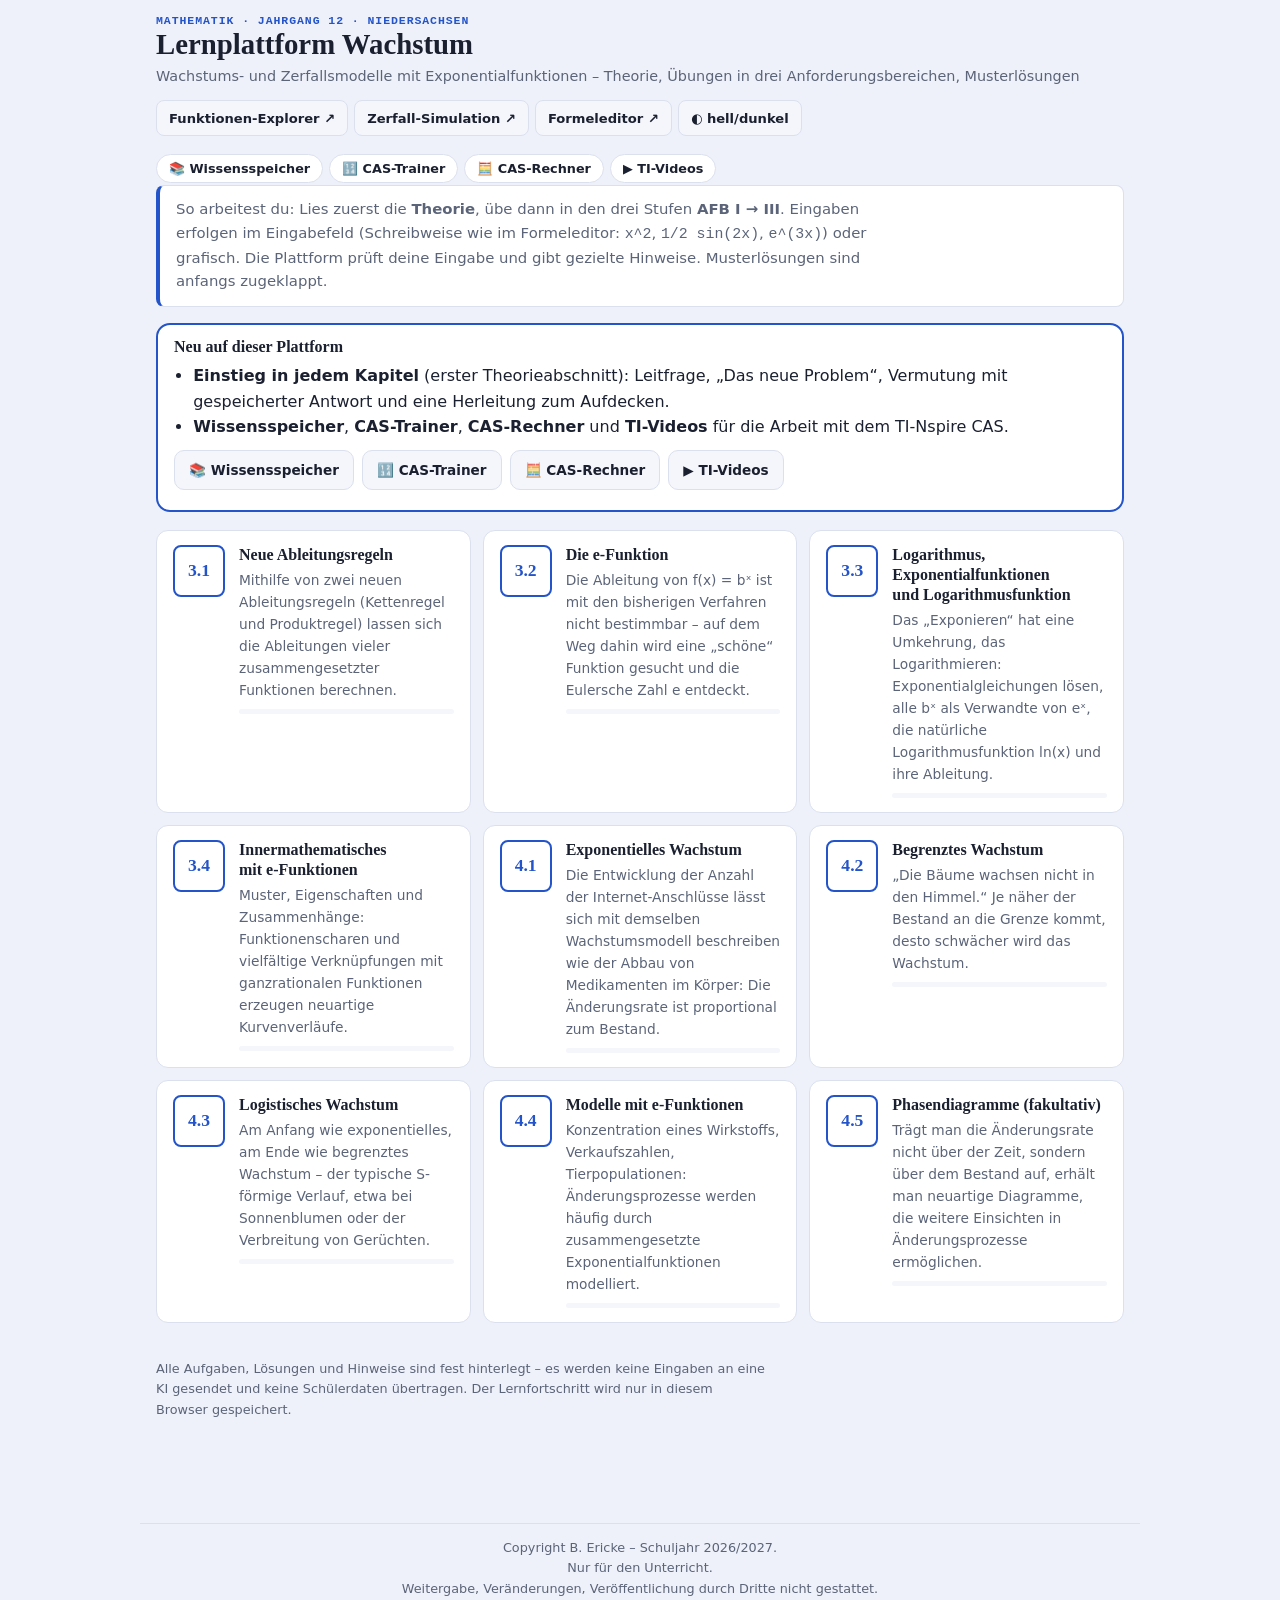
<file: index.html>
<!doctype html>
<html lang="de">
<head>
<meta charset="utf-8">
<meta name="viewport" content="width=device-width,initial-scale=1,viewport-fit=cover">
<title>Lernplattform Wachstum</title>
<link rel="stylesheet" href="shared/katex/katex.min.css">
<link rel="stylesheet" href="shared/style.css">
<link rel="stylesheet" href="shared/lip-neu.css">
<script>try{var d=JSON.parse(localStorage.getItem("lip:design")||"null")||(matchMedia("(prefers-color-scheme: dark)").matches?"3b1b":"pearson");document.documentElement.setAttribute("data-design",d)}catch(e){}</script>
</head>
<body>
<main class="app" id="app"></main>
<script src="shared/katex/katex.min.js"></script>
<script src="shared/plattform.js"></script>
<script src="shared/lip-cas.js"></script>
<script src="inhalt/neu-inhalt.js"></script>
<script src="shared/lip-neu.js"></script>
<script src="inhalt/verzeichnis.js"></script>
<script>LIP.seiteStart();</script>
</body>
</html>
</file>
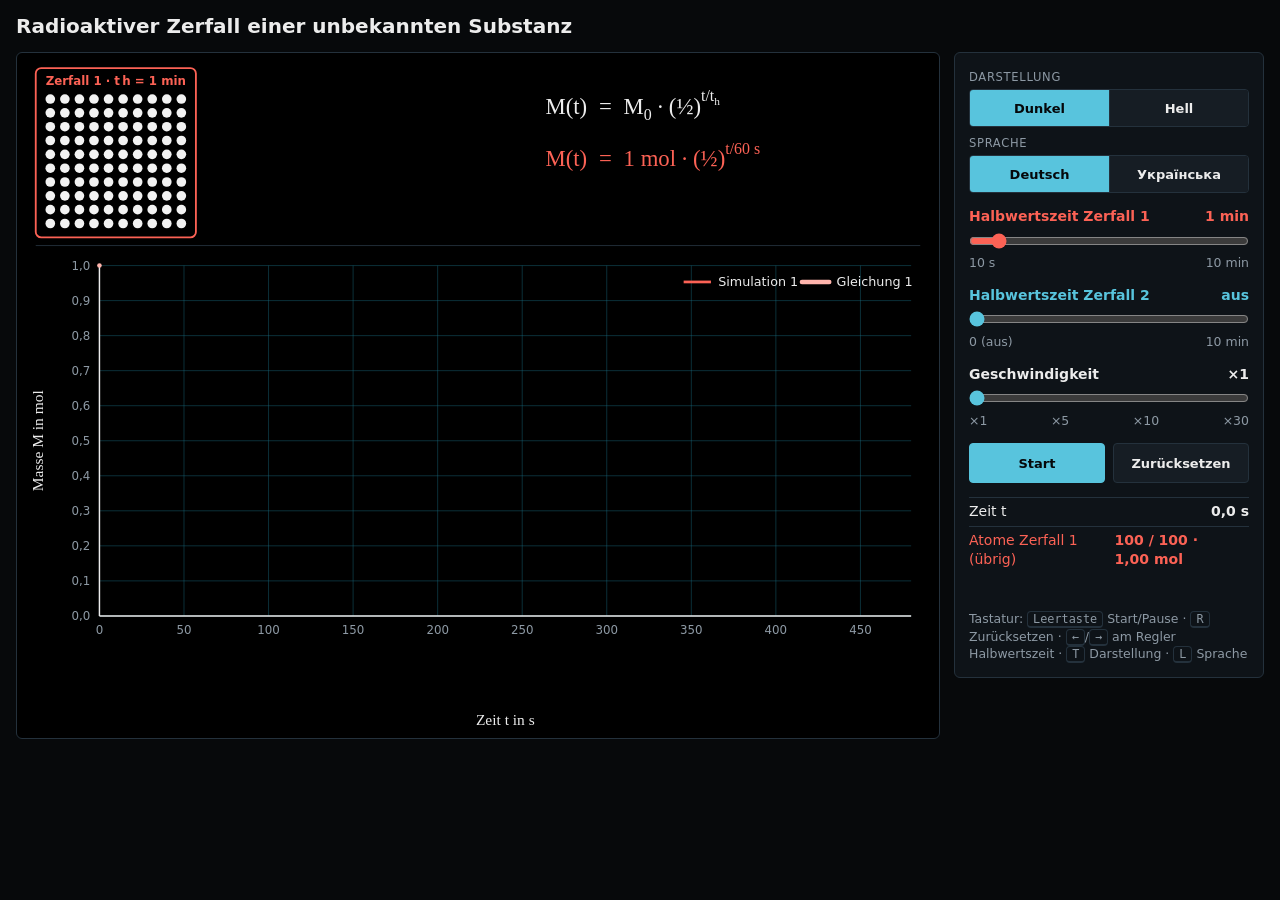
<file: tools/zerfall/index.html>
<!doctype html><html><head><meta charset=utf8><meta name=viewport content="width=device-width,initial-scale=1,viewport-fit=cover"><style>:root{color-scheme:light;box-sizing:border-box;padding-top:env(safe-area-inset-top,0px);padding-bottom:env(safe-area-inset-bottom,0px)}html{scroll-padding-top:env(safe-area-inset-top,0px)}body{margin:0;padding:0;font:14px -apple-system,BlinkMacSystemFont,sans-serif;background:#fff;color:#000}img{max-width:100%}[hidden]:not([hidden=until-found i]){display:none!important}</style></head><body>
<title>Radioaktiver Zerfall</title>
<meta name="claude:viewport-fit-sides" content="cover">
<style>
/* Layout wie im Funktionen-Explorer: Bühne (Gesamtgrafik) links, Steuerpult rechts; auf dem Handy untereinander.
   Zwei Darstellungen: dunkel (3Blue1Brown-Stil, Standard) und hell (Pearson-Stil), umschaltbar. */
:root{
  --bg:#07090b; --stage:#000000; --panel:#0e1318; --field:#161d24; --field-hover:#1d2730; --line:#24313c;
  --fg:#ececec; --dim:#8d99a4; --grid:#29ABCA; --grid-fine:#1C758A; --gitter-alpha:.6; --gitter-fein-alpha:.45;
  --atom:#f2f2f2;
  --c1:#FC6255; --c1-light:#FFB4AC;     /* Zerfall 1: RED_C */
  --c2:#58C4DD; --c2-light:#B4E6F3;     /* Zerfall 2: BLUE_C */
  --accent:#58C4DD; --on-accent:#05080a; --lw:2.6;
  --font-math:"STIX Two Text","Latin Modern Roman","Cambria Math","Times New Roman",serif;
  --font-ui:"IBM Plex Sans","Segoe UI",system-ui,sans-serif;
  color-scheme:dark;
}
:root[data-design="pearson"]{
  --bg:#eef1f9; --stage:#ffffff; --panel:#ffffff; --field:#f4f6fb; --field-hover:#e7edfc; --line:#dbe0ee;
  --fg:#1b2030; --dim:#5b6478; --grid:#aab8d4; --grid-fine:#d5dced;
  --atom:#000000;
  --c1:#d62828; --c1-light:#f3a1a1;
  --c2:#2454c9; --c2-light:#9db6ec;
  --accent:#2454c9; --on-accent:#ffffff; --lw:2.4;
  color-scheme:light;
}
*{box-sizing:border-box}
html,body{margin:0}
body{font:14px/1.4 var(--font-ui);background:var(--bg);color:var(--fg);
  padding-block:12px;padding-left:max(16px,env(safe-area-inset-left,0px));padding-right:max(16px,env(safe-area-inset-right,0px))}
h1{margin:0 0 12px;font-size:1.25rem}
.layout{display:grid;grid-template-columns:minmax(0,1fr) 310px;gap:14px;align-items:start}
@media (max-width:900px){.layout{grid-template-columns:minmax(0,1fr)}}
.stage{background:var(--stage);border:1px solid var(--line);border-radius:6px;padding:6px}
#chart{width:100%;height:auto;display:block}
.panel{background:var(--panel);border:1px solid var(--line);border-radius:6px;padding:14px;min-width:0}
:root[data-design="pearson"] .panel,:root[data-design="pearson"] .stage{border-radius:10px;box-shadow:0 1px 3px rgba(20,30,60,.07)}
.seg{display:grid;grid-template-columns:1fr 1fr;border:1px solid var(--line);border-radius:4px;overflow:hidden;margin-bottom:8px}
.seg button{border:0;border-radius:0;min-height:36px}
.seg button+button{border-left:1px solid var(--line)}
.seg button[aria-pressed="true"],.seg button[aria-pressed="true"]:hover:not(:disabled){background:var(--accent);color:var(--on-accent)}
.cap{font-size:.72rem;letter-spacing:.06em;text-transform:uppercase;color:var(--dim);margin:2px 0 4px}
button{font:600 13px var(--font-ui);color:var(--fg);background:var(--field);border:1px solid var(--line);
  border-radius:4px;padding:8px 12px;cursor:pointer;min-height:40px}
button:hover:not(:disabled){background:var(--field-hover)}
button.primary{background:var(--accent);color:var(--on-accent);border-color:var(--accent)}
button:disabled{opacity:.5;cursor:not-allowed}
button:focus-visible,input:focus-visible{outline:3px solid var(--accent);outline-offset:2px}
label{display:flex;justify-content:space-between;gap:8px;font-weight:600;margin-top:14px}
label output{font-variant-numeric:tabular-nums}
.l1{color:var(--c1)} .l2{color:var(--c2)}
input[type=range]{width:100%;margin:6px 0 0;accent-color:var(--accent)}
#th1{accent-color:var(--c1)} #th2{accent-color:var(--c2)}
.scale{display:flex;justify-content:space-between;font-size:.78rem;color:var(--dim)}
.row{display:flex;gap:8px;margin-top:14px}
.row button{flex:1}
.stats{margin:14px 0 0;padding:0;list-style:none}
.stats li{display:flex;justify-content:space-between;gap:8px;border-top:1px solid var(--line);padding:4px 0;font-variant-numeric:tabular-nums}
.hint{font-size:.78rem;color:var(--dim);margin:12px 0 0}
kbd{border:1px solid var(--line);border-bottom-width:2px;border-radius:4px;padding:0 5px;font-size:.74rem}
#note{font-size:.85rem;color:var(--dim);margin:8px 0 0;min-height:1.2em}
</style>

<h1 id="title"></h1>
<div class="layout">
  <section class="stage">
    <svg id="chart" viewBox="0 0 1000 740" role="img"></svg>
  </section>

  <aside class="panel">
    <div class="cap" id="capDesign"></div>
    <div class="seg" id="designSeg">
      <button type="button" id="dDark"></button><button type="button" id="dLight"></button>
    </div>
    <div class="cap" id="capLang"></div>
    <div class="seg" id="langSeg">
      <button type="button" id="lDe">Deutsch</button><button type="button" id="lUk">Українська</button>
    </div>

    <label class="l1" for="th1"><span id="th1Label"></span><output id="th1Out" for="th1"></output></label>
    <input type="range" id="th1" min="10" max="600" step="10" value="60">
    <div class="scale"><span id="sc1Min"></span><span id="sc1Max"></span></div>

    <label class="l2" for="th2"><span id="th2Label"></span><output id="th2Out" for="th2"></output></label>
    <input type="range" id="th2" min="0" max="600" step="10" value="0">
    <div class="scale"><span id="sc2Min"></span><span id="sc2Max"></span></div>

    <label for="speed"><span id="speedLabel"></span><output id="speedOut" for="speed"></output></label>
    <input type="range" id="speed" min="0" max="3" step="1" value="0">
    <div class="scale"><span>×1</span><span>×5</span><span>×10</span><span>×30</span></div>

    <div class="row">
      <button id="startBtn" class="primary" type="button"></button>
      <button id="resetBtn" type="button"></button>
    </div>

    <ul class="stats">
      <li><span id="stT"></span><b id="vT"></b></li>
      <li class="l1"><span id="stN1"></span><b id="vN1"></b></li>
      <li class="l2" id="liN2"><span id="stN2"></span><b id="vN2"></b></li>
    </ul>
    <p id="note"></p>
    <p class="hint" id="keys"></p>
  </aside>
</div>

<script>
(function(){
"use strict";

var I18N = {
  de:{
    title:"Radioaktiver Zerfall einer unbekannten Substanz",
    capDesign:"Darstellung", dark:"Dunkel", light:"Hell", capLang:"Sprache",
    th1Label:"Halbwertszeit Zerfall 1", th2Label:"Halbwertszeit Zerfall 2", speedLabel:"Geschwindigkeit",
    off:"aus", start:"Start", pause:"Pause", resume:"Weiter", finished:"Beendet", reset:"Zurücksetzen",
    stT:"Zeit t", stN1:"Atome Zerfall 1 (übrig)", stN2:"Atome Zerfall 2 (übrig)",
    keys:"Tastatur: <kbd>Leertaste</kbd> Start/Pause · <kbd>R</kbd> Zurücksetzen · <kbd>←</kbd>/<kbd>→</kbd> am Regler Halbwertszeit · <kbd>T</kbd> Darstellung · <kbd>L</kbd> Sprache",
    yAxis:"Masse M in mol", xAxis:"Zeit t in s",
    chartAria:"Zerfallsdiagramm: Masse M in mol über der Zeit t in Sekunden, mit Atomrastern und Zerfallsgleichungen",
    sim:"Simulation", eq:"Gleichung", decay:"Zerfall",
    lockedNote:"Die Halbwertszeiten können nur vor dem Start (bzw. nach dem Zurücksetzen) geändert werden.",
    doneNote:"Alle Atome sind zerfallen – die Simulation ist beendet.",
    min:"min", s:"s", mol:"mol", sym:"t", sub:"h"
  },
  uk:{
    title:"Радіоактивний розпад невідомої речовини",
    capDesign:"Вигляд", dark:"Темний", light:"Світлий", capLang:"Мова",
    th1Label:"Період піврозпаду, розпад 1", th2Label:"Період піврозпаду, розпад 2", speedLabel:"Швидкість",
    off:"вимк.", start:"Старт", pause:"Пауза", resume:"Продовжити", finished:"Завершено", reset:"Скинути",
    stT:"Час t", stN1:"Атоми розпаду 1 (залишилось)", stN2:"Атоми розпаду 2 (залишилось)",
    keys:"Клавіатура: <kbd>Пробіл</kbd> старт/пауза · <kbd>R</kbd> скинути · <kbd>←</kbd>/<kbd>→</kbd> на повзунку — період піврозпаду · <kbd>T</kbd> вигляд · <kbd>L</kbd> мова",
    yAxis:"Маса M, моль", xAxis:"Час t, с",
    chartAria:"Діаграма розпаду: маса M у молях залежно від часу t у секундах, із сітками атомів і рівняннями розпаду",
    sim:"Симуляція", eq:"Рівняння", decay:"Розпад",
    lockedNote:"Періоди піврозпаду можна змінити лише до старту (або після скидання).",
    doneNote:"Усі атоми розпалися — симуляцію завершено.",
    min:"хв", s:"с", mol:"моль", sym:"T", sub:"½"
  }
};

var N0 = 100, M0 = 1, SPEEDS = [1,5,10,30], NS = "http://www.w3.org/2000/svg";
var lang = "de", design = "dark";
var D, t, running, started, last, raf;      // D = [Zerfall 1, Zerfall 2]

function store(k,v){ try{ localStorage.setItem(k,v); }catch(e){} }
function load(k){ try{ return localStorage.getItem(k); }catch(e){ return null; } }
var $ = function(id){ return document.getElementById(id); };
function tr(k){ return I18N[lang][k]; }
function num(x,d){ return x.toFixed(d).replace(".",","); }
function el(name, attrs, parent){
  var e = document.createElementNS(NS,name);
  for(var k in attrs) e.setAttribute(k, attrs[k]);
  if(parent) parent.appendChild(e);
  return e;
}
function fmtTime(sec){
  if(sec===0) return tr("off");
  var m = Math.floor(sec/60), s = sec-m*60;
  if(m===0) return s+" "+tr("s");
  return m+" "+tr("min")+(s? " "+s+" "+tr("s"):"");
}
var thEl=[$("th1"),$("th2")], speedEl=$("speed");
function thOf(i){ return +thEl[i].value; }
function two(){ return thOf(1)>0; }

/* ---------- Simulation ---------- */
function newDecay(){
  var a=[]; for(var i=0;i<N0;i++) a.push(true);
  return {alive:a, N:N0, hist:[[0,N0]], done:false};
}
function resetSim(){
  cancelAnimationFrame(raf);
  D = [newDecay(), newDecay()];
  t = 0; running = false; started = false;
  thEl[0].value = 60; thEl[1].value = 0; speedEl.value = 0;
  render();
}
function isFinished(){ return D[0].done && (!two() || D[1].done); }
function stepDecay(d, h, dt){
  if(d.done) return;
  var p = 1 - Math.pow(2, -dt/h);
  for(var i=0;i<N0;i++){
    if(d.alive[i] && Math.random() < p){
      d.alive[i] = false;
      d.hist.push([t, d.N]); d.N--; d.hist.push([t, d.N]);
    }
  }
}
function frame(now){
  if(!running) return;
  var dt = Math.min((now-last)/1000, 0.1) * SPEEDS[+speedEl.value];
  last = now;
  for(var i=0;i<2;i++){
    if(i===1 && !two()) continue;
    stepDecay(D[i], thOf(i), dt);
  }
  t += dt;
  for(var j=0;j<2;j++){
    if(D[j].N===0 && !D[j].done){ D[j].done = true; D[j].hist.push([t,0]); }
  }
  if(isFinished()) running = false;
  render();
  if(running) raf = requestAnimationFrame(frame);
}
function toggle(){
  if(isFinished()) return;
  running = !running;
  if(running){ started = true; last = performance.now(); raf = requestAnimationFrame(frame); }
  else cancelAnimationFrame(raf);
  render();
}

/* ---------- Gesamtgrafik ---------- */
var svg = $("chart");
var W=1000, H=740, BAND=205, L=84, R=24, T=BAND+22, PH=385, PW=W-L-R, AX=T+PH;
var COL = [["var(--c1)","var(--c1-light)"],["var(--c2)","var(--c2-light)"]];

function txt(parent,x,y,str,a){
  var o={x:x,y:y,fill:"var(--fg)","font-size":15,"font-family":"var(--font-ui)"};
  for(var k in a) o[k]=a[k];
  var e=el("text",o,parent); e.textContent=str; return e;
}
/* Formeltext aus Segmenten {s, l:Höhe in em, z:Größenfaktor} */
function mt(parent,x,y,anchor,segs,fs,fill){
  var e=el("text",{x:x,y:y,"text-anchor":anchor,fill:fill,"font-size":fs,"font-family":"var(--font-math)"},parent), lv=0;
  segs.forEach(function(g){
    var l=g.l||0, ts=el("tspan",{"font-size":fs*(g.z||1)},e);
    if(l!==lv) ts.setAttribute("dy", (-(l-lv)*fs).toFixed(1));
    lv=l; ts.textContent=g.s;
  });
  return e;
}
function expSegs(den, z){            // Exponent t/t_h bzw. t/60 s
  return den.sub!==undefined
    ? [{s:"t/"+tr("sym"),l:.55,z:.7},{s:den.sub,l:.38,z:.5}]
    : [{s:"t/"+den.v,l:.55,z:.7}];
}
function mLeft(i){
  var s=[{s:"M"}];
  if(i!==undefined && two()) s.push({s:String(i+1),l:-.28,z:.7});
  s.push({s:"(t)"}); return s;
}

function niceStep(range,target){
  var raw=range/target, mag=Math.pow(10,Math.floor(Math.log(raw)/Math.LN10)), f=raw/mag;
  return (f<1.5?1:f<3.5?2:f<7.5?5:10)*mag;
}

function drawMatrix(g, i, fx){
  var d=D[i], c=COL[i][0];
  el("rect",{x:fx,y:10,width:176,height:186,rx:6,fill:"var(--stage)",stroke:c,"stroke-width":2},g);
  txt(g,fx+88,29,tr("decay")+" "+(i+1)+" · "+tr("sym")+" "+tr("sub")+" = "+fmtTime(thOf(i)).replace(" "," "),
      {"text-anchor":"middle","font-size":13,fill:c,"font-weight":600});
  for(var k=0;k<N0;k++){
    el("circle",{cx:fx+16+(k%10)*16, cy:44+Math.floor(k/10)*15.2, r:5.3,
      fill: d.alive[k] ? "var(--atom)" : c},g);
  }
}

function drawEquations(g){
  var x0=640, fs=25;
  function row(y,left,right,fill){
    mt(g,x0-20,y,"end",left,fs,fill);
    mt(g,x0,y,"middle",[{s:"="}],fs,fill);
    mt(g,x0+20,y,"start",right,fs,fill);
  }
  row(60,mLeft(),
    [{s:"M"},{s:"0",l:-.28,z:.7},{s:" · (½)"}].concat(expSegs({sub:tr("sub")})),"var(--fg)");
  for(var i=0;i<2;i++){
    if(i===1 && !two()) break;
    row(118+i*52, mLeft(i),
      [{s:"1\u00A0"+tr("mol")+"\u00A0·\u00A0(½)"}].concat(expSegs({v:thOf(i)+" "+tr("s")})), COL[i][0]);
  }
}

function drawPlot(g){
  var i, h1=thOf(0), h=two()?Math.max(h1,thOf(1)):h1;
  var xmax=h*Math.max(8,Math.ceil(t/h)+1);
  var X=function(v){return L+v/xmax*PW;}, Y=function(v){return T+(1-v/M0)*PH;};

  for(i=0;i<=10;i++){
    el("line",{x1:L,x2:L+PW,y1:Y(i/10),y2:Y(i/10),stroke:"var(--grid-fine)","stroke-opacity":"var(--gitter-fein-alpha)"},g);
    txt(g,L-10,Y(i/10)+5,num(i/10,1),{"text-anchor":"end","font-size":13,fill:"var(--dim)"});
  }
  var xs=niceStep(xmax,9);
  for(var x=0;x<=xmax+1e-9;x+=xs){
    el("line",{x1:X(x),x2:X(x),y1:T,y2:AX,stroke:"var(--grid-fine)","stroke-opacity":"var(--gitter-fein-alpha)"},g);
    txt(g,X(x),AX+20,String(Math.round(x)),{"text-anchor":"middle","font-size":13,fill:"var(--dim)"});
  }
  el("line",{x1:L,x2:L+PW,y1:AX,y2:AX,stroke:"var(--fg)","stroke-width":1.6},g);
  el("line",{x1:L,x2:L,y1:T,y2:AX,stroke:"var(--fg)","stroke-width":1.6},g);
  txt(g,L+PW/2,H-8,tr("xAxis"),{"text-anchor":"middle","font-size":17,"font-family":"var(--font-math)"});
  txt(g,22,T+PH/2,tr("yAxis"),{"text-anchor":"middle","font-size":17,"font-family":"var(--font-math)",transform:"rotate(-90 22 "+(T+PH/2)+")"});

  for(i=0;i<2;i++){
    if(i===1 && !two()) break;
    var h_i=thOf(i), c=COL[i][0], cl=COL[i][1], lastX=-99;
    // Hilfslinien nach jeder Halbwertszeit (bis 5)
    for(var k=1;k<=5;k++){
      if(t<k*h_i) break;
      var px=X(k*h_i), py=Y(M0/Math.pow(2,k));
      var st={stroke:"var(--dim)","stroke-dasharray":"6 5","stroke-width":1.2};
      el("line",{x1:L,x2:px,y1:py,y2:py,stroke:st.stroke,"stroke-dasharray":st["stroke-dasharray"],"stroke-width":1.2},g);
      el("line",{x1:px,x2:px,y1:py,y2:AX,stroke:st.stroke,"stroke-dasharray":st["stroke-dasharray"],"stroke-width":1.2},g);
      el("circle",{cx:px,cy:py,r:4.5,fill:"var(--stage)",stroke:c,"stroke-width":2},g);
      if(px-lastX>30){
        var e=txt(g,px,AX+44+i*20,k+" "+tr("sym"),{"text-anchor":"middle","font-weight":700,fill:c,"font-family":"var(--font-math)"});
        var sub=el("tspan",{"font-size":11,dy:4},e);
        sub.textContent=tr("sub")+(two()?(lang==="de"?",":",")+(i+1):"");
        lastX=px;
      }
    }
  }
  // Verläufe: erst die Gleichungen (hell), darüber die Simulationen
  for(i=0;i<2;i++){
    if(i===1 && !two()) break;
    var hh=thOf(i), dd="", n=200;
    for(var q=0;q<=n;q++){
      var tau=t*q/n;
      dd+=(q?"L":"M")+X(tau).toFixed(1)+" "+Y(M0*Math.pow(2,-tau/hh)).toFixed(1);
    }
    el("path",{d:dd,fill:"none",stroke:COL[i][1],"stroke-width":5,"stroke-linecap":"round","stroke-linejoin":"round"},g);
  }
  for(i=0;i<2;i++){
    if(i===1 && !two()) break;
    var d=D[i], p="";
    for(var j=0;j<d.hist.length;j++) p+=(j?"L":"M")+X(d.hist[j][0]).toFixed(1)+" "+Y(d.hist[j][1]/N0*M0).toFixed(1);
    if(!d.done) p+="L"+X(t).toFixed(1)+" "+Y(d.N/N0*M0).toFixed(1);
    el("path",{d:p,fill:"none",stroke:COL[i][0],"stroke-width":"var(--lw)","stroke-linejoin":"round"},g);
  }
  // Legende oben rechts im Diagramm
  var ly=T+18, lx=L+PW-250;
  for(i=0;i<2;i++){
    if(i===1 && !two()) break;
    el("line",{x1:lx,x2:lx+30,y1:ly,y2:ly,stroke:COL[i][0],"stroke-width":3},g);
    txt(g,lx+38,ly+5,tr("sim")+" "+(i+1),{"font-size":14,fill:"var(--fg)"});
    el("line",{x1:lx+130,x2:lx+160,y1:ly,y2:ly,stroke:COL[i][1],"stroke-width":5,"stroke-linecap":"round"},g);
    txt(g,lx+168,ly+5,tr("eq")+" "+(i+1),{"font-size":14,fill:"var(--fg)"});
    ly+=24;
  }
}

function drawAll(){
  while(svg.firstChild) svg.removeChild(svg.firstChild);
  svg.setAttribute("aria-label",tr("chartAria"));
  var g=el("g",{},svg);
  drawMatrix(g,0,14);
  if(two()) drawMatrix(g,1,202);
  drawEquations(g);
  el("line",{x1:14,x2:W-14,y1:BAND,y2:BAND,stroke:"var(--line)"},g);
  drawPlot(g);
}

/* ---------- Oberfläche ---------- */
function render(){
  drawAll();
  $("th1Out").textContent=fmtTime(thOf(0));
  $("th2Out").textContent=fmtTime(thOf(1));
  $("speedOut").textContent="×"+SPEEDS[+speedEl.value];
  $("vT").textContent=num(t,1)+" "+tr("s");
  $("vN1").textContent=D[0].N+" / "+N0+" · "+num(D[0].N/N0*M0,2)+"\u00A0"+tr("mol");
  $("vN2").textContent=D[1].N+" / "+N0+" · "+num(D[1].N/N0*M0,2)+"\u00A0"+tr("mol");
  $("liN2").hidden=!two();
  var fin=isFinished();
  $("startBtn").textContent=fin?tr("finished"):running?tr("pause"):started?tr("resume"):tr("start");
  $("startBtn").disabled=fin;
  thEl[0].disabled=thEl[1].disabled=started;
  $("note").textContent=fin?tr("doneNote"):started?tr("lockedNote"):"";
}
function applyLang(){
  var d=I18N[lang];
  document.documentElement.lang=lang;
  document.title=lang==="de"?"Radioaktiver Zerfall":"Радіоактивний розпад";
  $("title").textContent=d.title;
  $("capDesign").textContent=d.capDesign; $("capLang").textContent=d.capLang;
  $("dDark").textContent=d.dark; $("dLight").textContent=d.light;
  $("th1Label").textContent=d.th1Label; $("th2Label").textContent=d.th2Label; $("speedLabel").textContent=d.speedLabel;
  $("sc1Min").textContent="10 "+d.s; $("sc1Max").textContent="10 "+d.min;
  $("sc2Min").textContent="0 ("+d.off+")"; $("sc2Max").textContent="10 "+d.min;
  $("resetBtn").textContent=d.reset;
  $("stT").textContent=d.stT; $("stN1").textContent=d.stN1; $("stN2").textContent=d.stN2;
  $("keys").innerHTML=d.keys;
  $("lDe").setAttribute("aria-pressed",lang==="de"); $("lUk").setAttribute("aria-pressed",lang==="uk");
  render();
}
function applyDesign(){
  if(design==="pearson") document.documentElement.setAttribute("data-design","pearson");
  else document.documentElement.removeAttribute("data-design");
  $("dDark").setAttribute("aria-pressed",design==="dark"); $("dLight").setAttribute("aria-pressed",design==="pearson");
}
function setLang(l){ lang=l; store("rz-lang",l); applyLang(); }
function setDesign(m){ design=m; store("rz-design",m); applyDesign(); }

$("startBtn").addEventListener("click",toggle);
$("resetBtn").addEventListener("click",resetSim);
$("lDe").addEventListener("click",function(){setLang("de");});
$("lUk").addEventListener("click",function(){setLang("uk");});
$("dDark").addEventListener("click",function(){setDesign("dark");});
$("dLight").addEventListener("click",function(){setDesign("pearson");});
[thEl[0],thEl[1],speedEl].forEach(function(e){ e.addEventListener("input",render); });
document.addEventListener("keydown",function(e){
  if(e.ctrlKey||e.metaKey||e.altKey) return;
  var k=e.key.toLowerCase();
  if(e.key===" " && e.target.tagName!=="BUTTON"){ e.preventDefault(); toggle(); }
  else if(k==="r"||k==="к") resetSim();
  else if(k==="t"||k==="е") setDesign(design==="dark"?"pearson":"dark");
  else if(k==="l"||k==="д") setLang(lang==="de"?"uk":"de");
});

lang = load("rz-lang")==="uk" ? "uk" : "de";
design = load("rz-design")==="pearson" ? "pearson" : "dark";
applyDesign();
resetSim();
applyLang();
})();
</script>


</body></html>
</file>
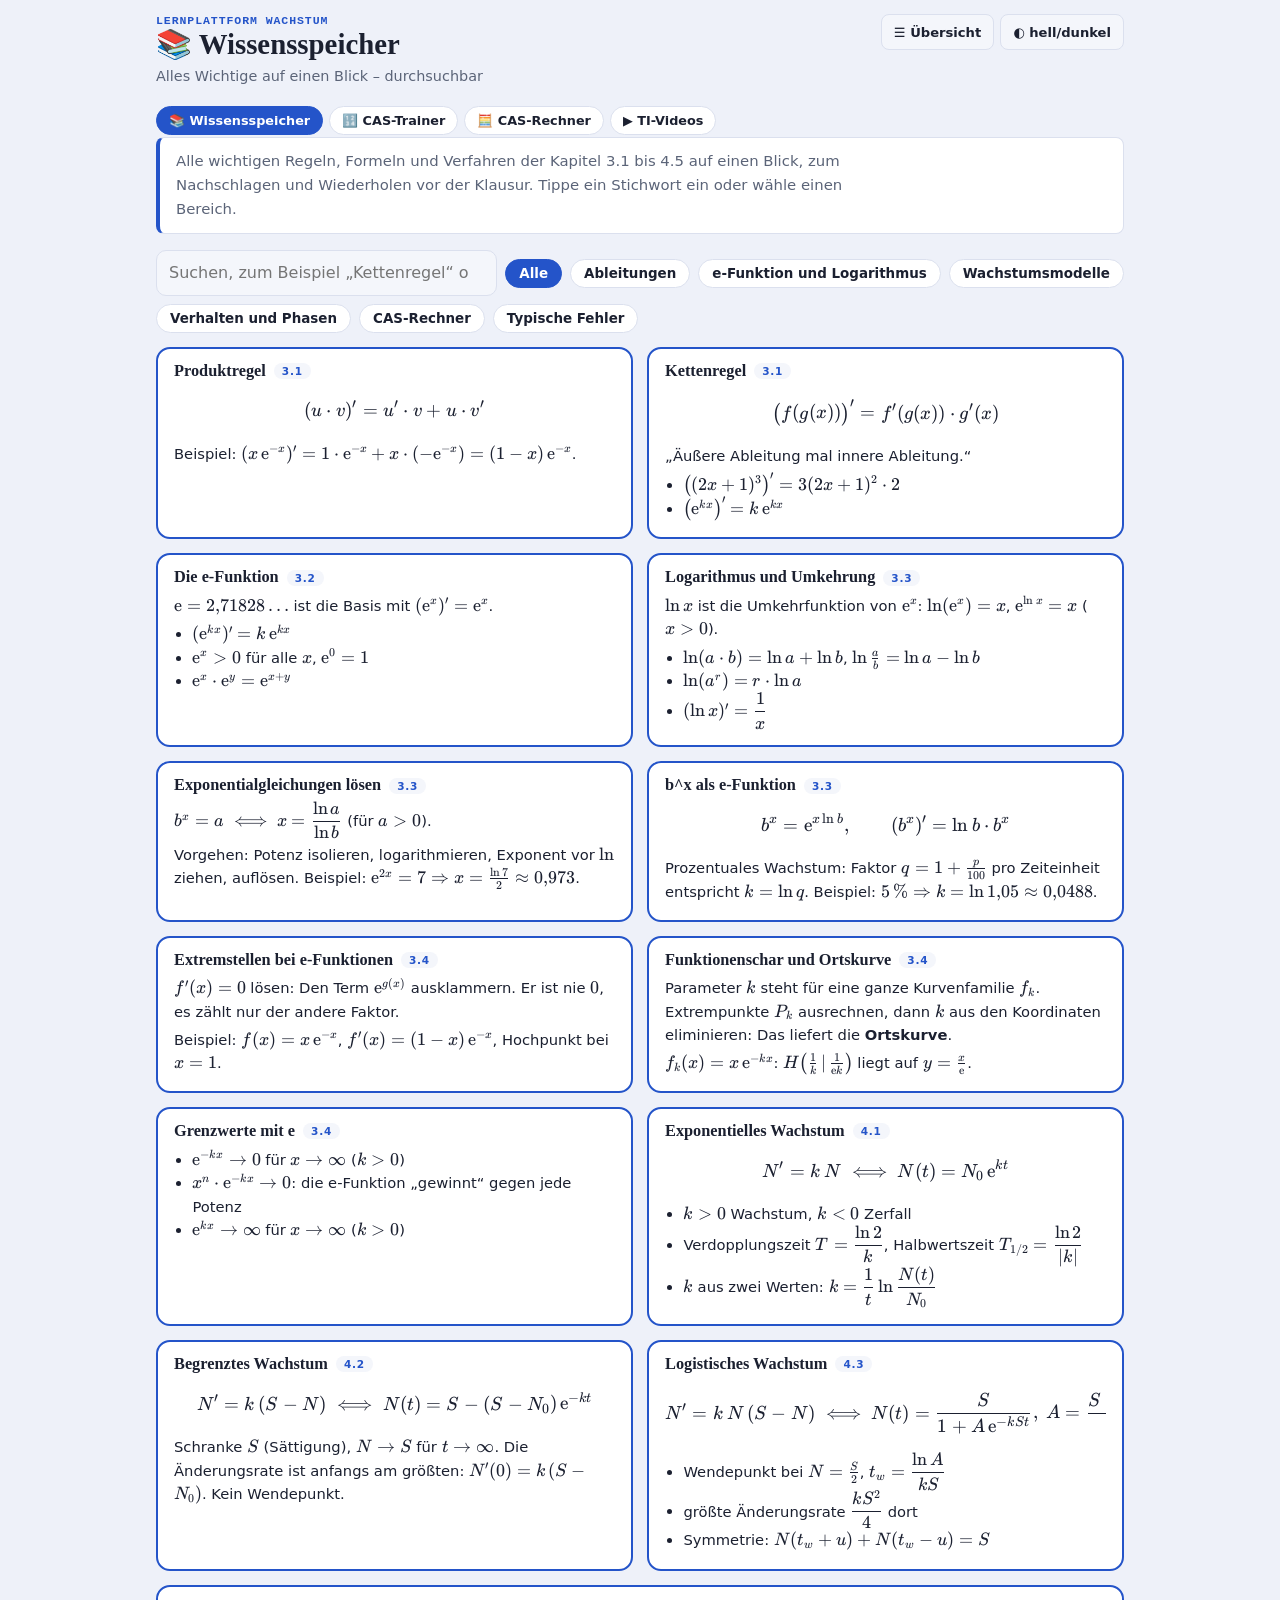
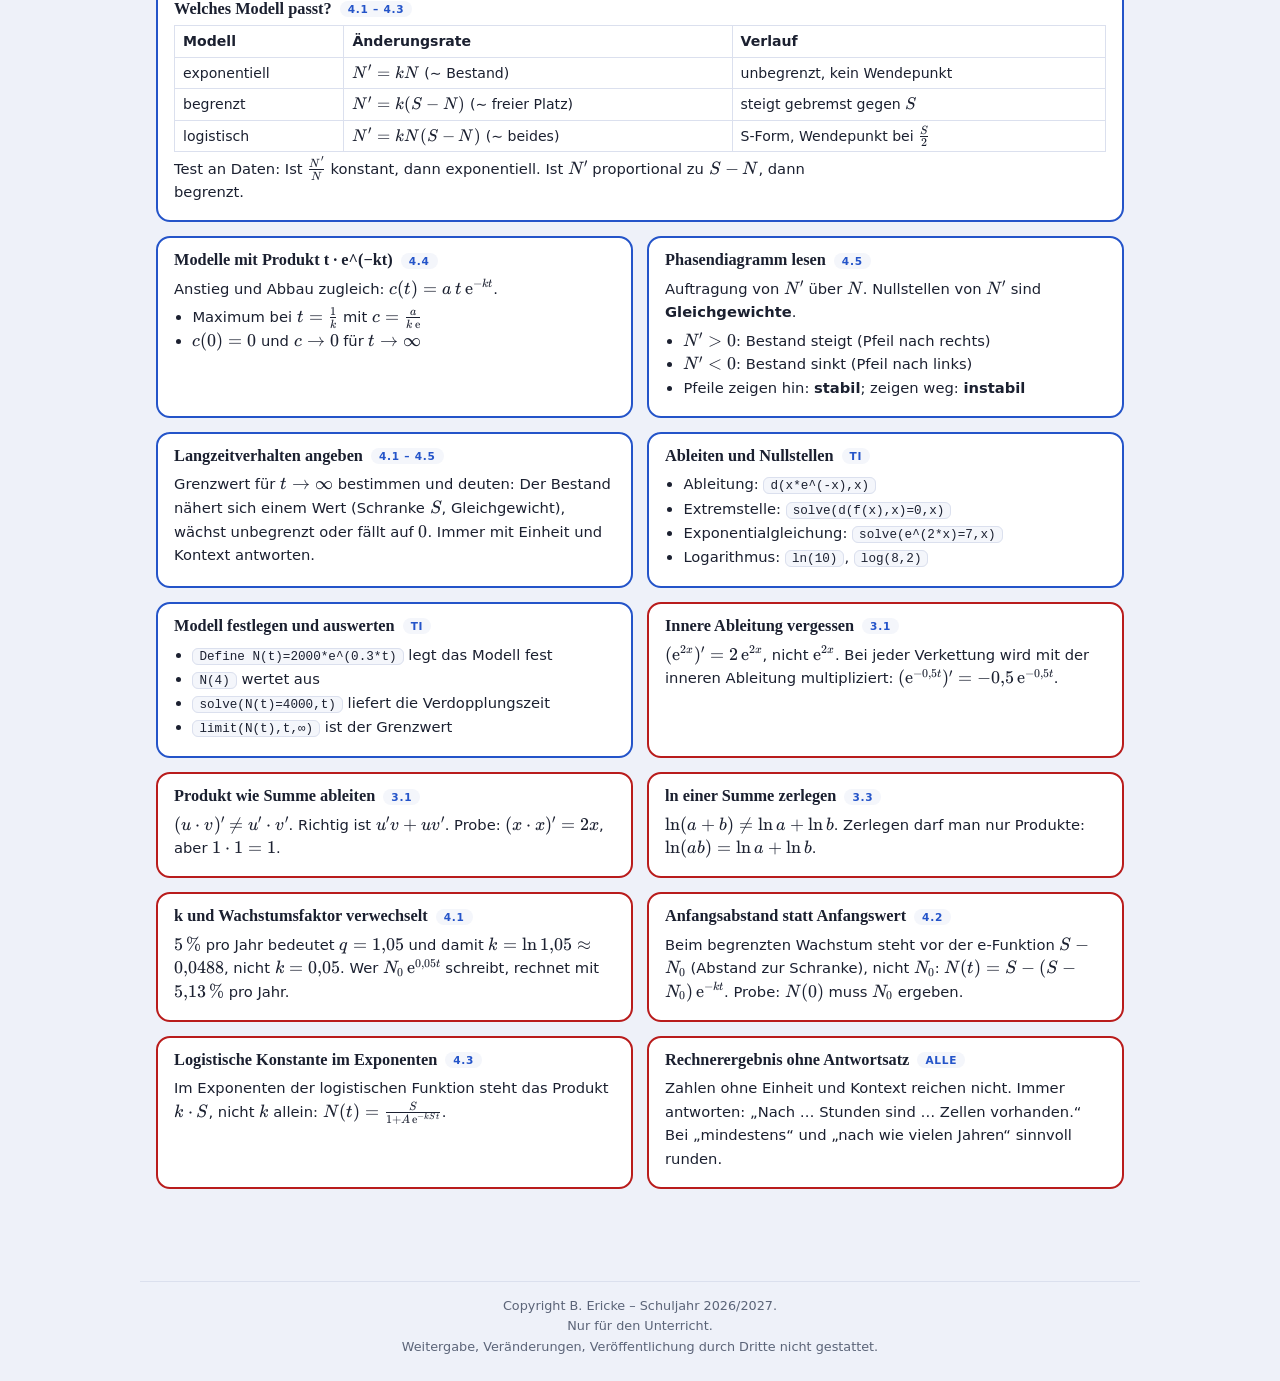
<file: speicher.html>
<!doctype html>
<html lang="de">
<head>
<meta charset="utf-8">
<meta name="viewport" content="width=device-width,initial-scale=1,viewport-fit=cover">
<title>Wissensspeicher – Lernplattform Wachstum</title>
<link rel="stylesheet" href="shared/katex/katex.min.css">
<link rel="stylesheet" href="shared/style.css">
<link rel="stylesheet" href="shared/lip-neu.css">
<script>try{var d=JSON.parse(localStorage.getItem("lip:design")||"null")||(matchMedia("(prefers-color-scheme: dark)").matches?"3b1b":"pearson");document.documentElement.setAttribute("data-design",d)}catch(e){}</script>
</head>
<body>
<main class="app" id="app"></main>
<script src="shared/katex/katex.min.js"></script>
<script src="shared/plattform.js"></script>
<script src="shared/lip-cas.js"></script>
<script src="inhalt/neu-inhalt.js"></script>
<script src="shared/lip-neu.js"></script>
<script>LIP_NEU.seite("speicher");</script>
</body>
</html>
</file>
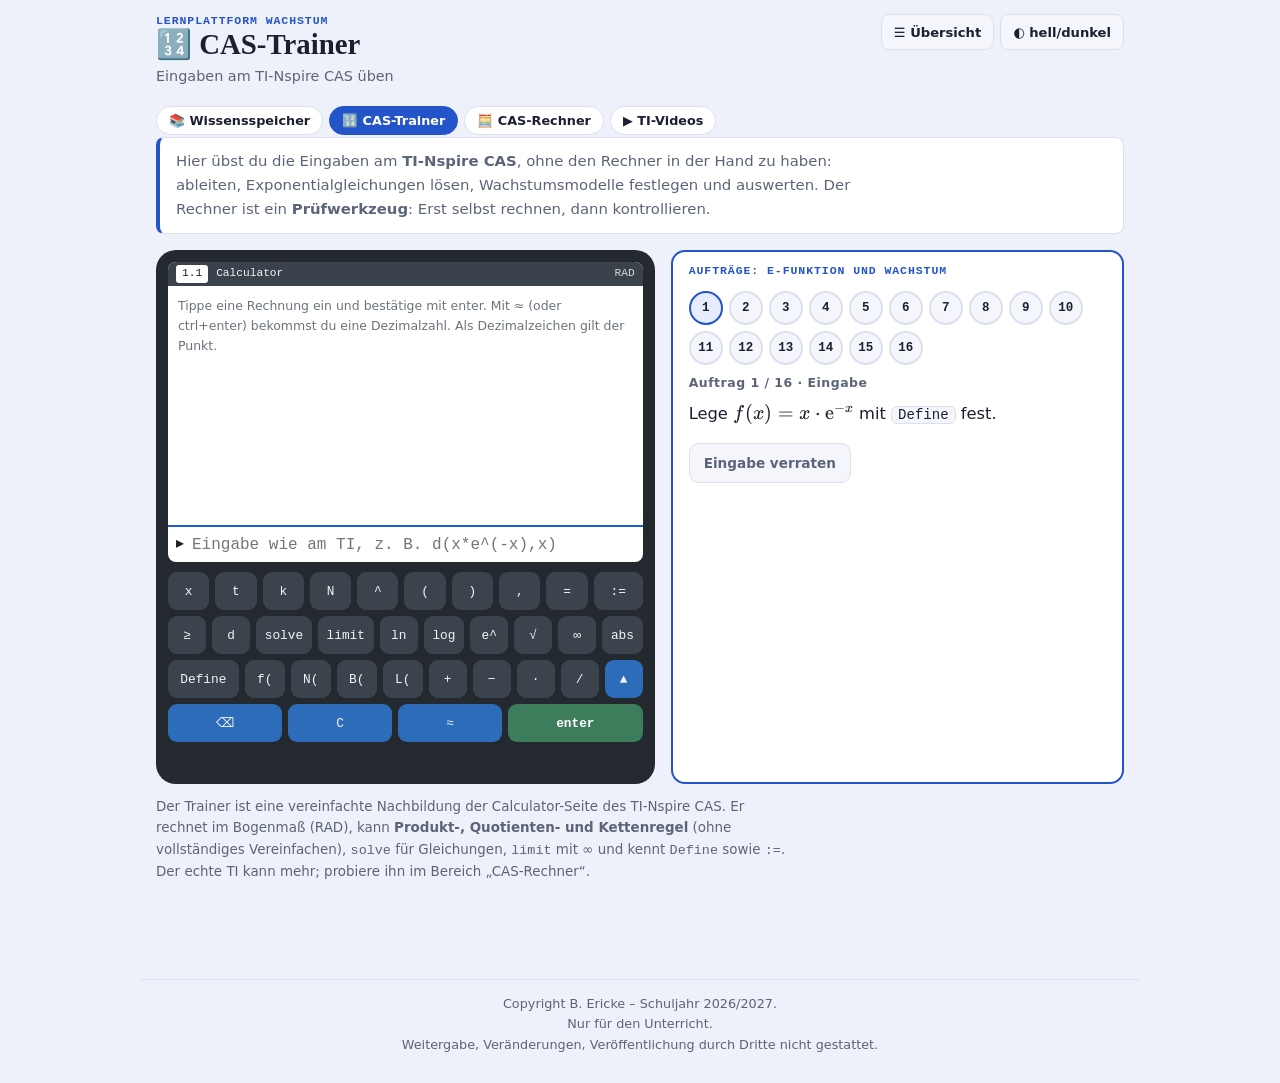
<file: trainer.html>
<!doctype html>
<html lang="de">
<head>
<meta charset="utf-8">
<meta name="viewport" content="width=device-width,initial-scale=1,viewport-fit=cover">
<title>CAS-Trainer – Lernplattform Wachstum</title>
<link rel="stylesheet" href="shared/katex/katex.min.css">
<link rel="stylesheet" href="shared/style.css">
<link rel="stylesheet" href="shared/lip-neu.css">
<script>try{var d=JSON.parse(localStorage.getItem("lip:design")||"null")||(matchMedia("(prefers-color-scheme: dark)").matches?"3b1b":"pearson");document.documentElement.setAttribute("data-design",d)}catch(e){}</script>
</head>
<body>
<main class="app" id="app"></main>
<script src="shared/katex/katex.min.js"></script>
<script src="shared/plattform.js"></script>
<script src="shared/lip-cas.js"></script>
<script src="inhalt/neu-inhalt.js"></script>
<script src="shared/lip-neu.js"></script>
<script>LIP_NEU.seite("trainer");</script>
</body>
</html>
</file>
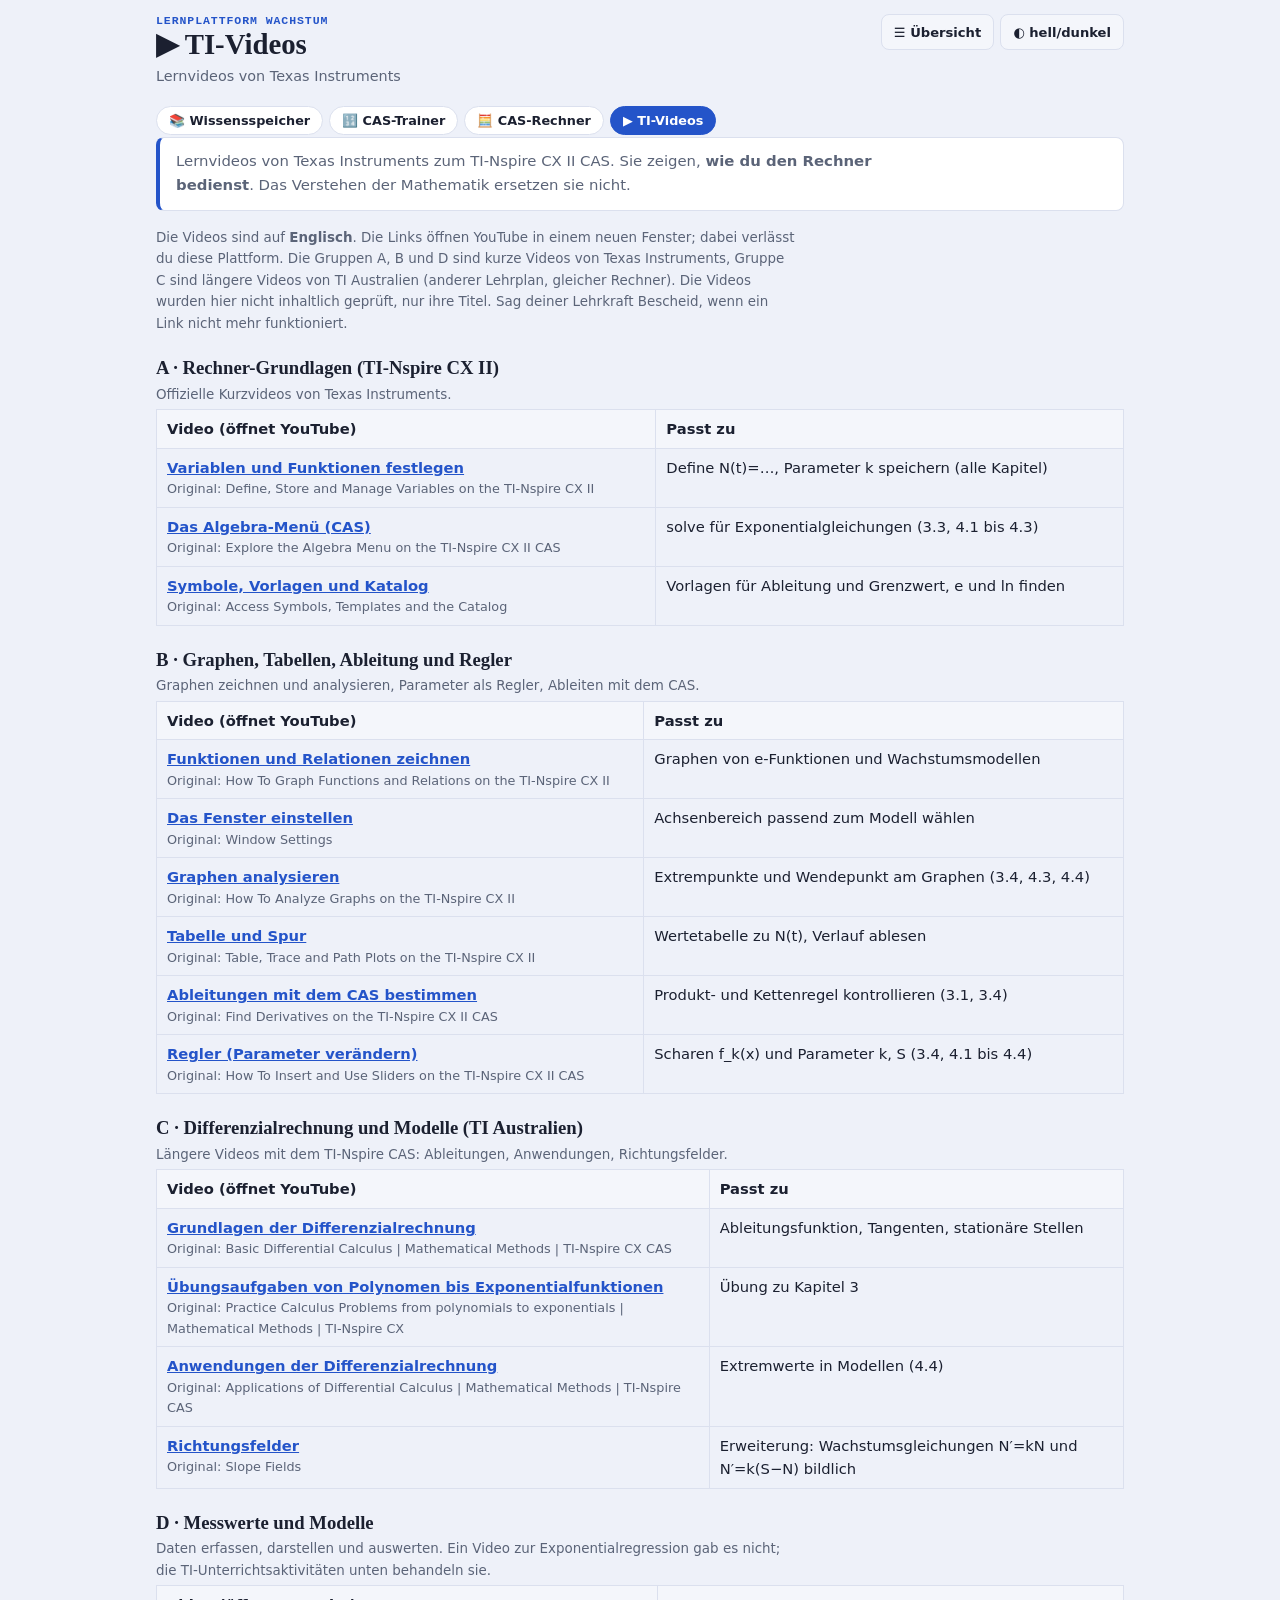
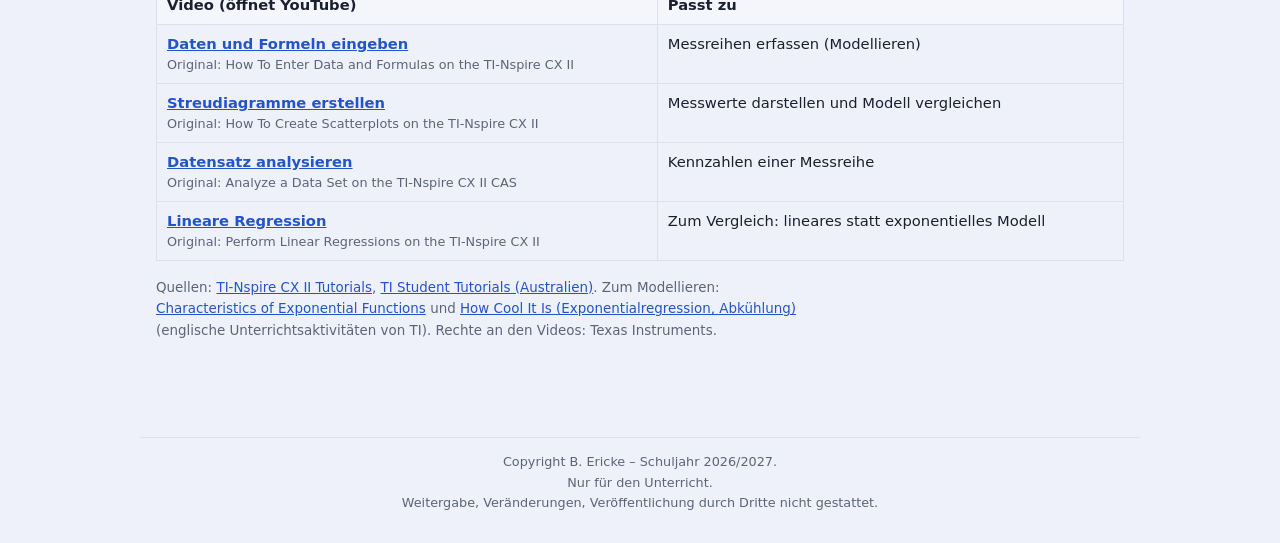
<file: videos.html>
<!doctype html>
<html lang="de">
<head>
<meta charset="utf-8">
<meta name="viewport" content="width=device-width,initial-scale=1,viewport-fit=cover">
<title>TI-Videos – Lernplattform Wachstum</title>
<link rel="stylesheet" href="shared/katex/katex.min.css">
<link rel="stylesheet" href="shared/style.css">
<link rel="stylesheet" href="shared/lip-neu.css">
<script>try{var d=JSON.parse(localStorage.getItem("lip:design")||"null")||(matchMedia("(prefers-color-scheme: dark)").matches?"3b1b":"pearson");document.documentElement.setAttribute("data-design",d)}catch(e){}</script>
</head>
<body>
<main class="app" id="app"></main>
<script src="shared/katex/katex.min.js"></script>
<script src="shared/plattform.js"></script>
<script src="shared/lip-cas.js"></script>
<script src="inhalt/neu-inhalt.js"></script>
<script src="shared/lip-neu.js"></script>
<script>LIP_NEU.seite("videos");</script>
</body>
</html>
</file>
<file: shared/style.css>
/* Lernplattform Wachstum – Farbschemata aus dem Funktionen-Explorer (dunkel = 3Blue1Brown, hell = Pearson),
   Seitenstruktur wie im Projekt Normalverteilung (Kopf, Tabs, Abschnitte, Aufgabenkarten). */
:root, :root[data-design="3b1b"] {
  --bg:#07090b; --stage:#000; --panel:#0e1318; --field:#161d24; --field-hover:#1d2730; --line:#24313c;
  --fg:#ececec; --dim:#8d99a4; --graph:#58C4DD; --grid:#29ABCA; --grid-fine:#1C758A;
  --null:#FC6255; --ext:#FFFF00; --int-pos:#5CD0B3; --int-neg:#C55F73;
  --k-F:#BBBBBB; --k-d1:#9A72AC; --g-d1:#E6B450; --g-d2:#7FD1AE; --g-graph:#FF8F6B;
  --accent:#58C4DD; --on-accent:#05080a; --ok:#5CD0B3; --warn:#E6B450; --bad:#FC6255;
  --afb1:#5CD0B3; --afb2:#E6B450; --afb3:#FC6255;
  /* Hervorhebungsgruppen der Musterlösung: gleiche Farbe = gehört zusammen */
  --c1:#58C4DD; --c1-bg:rgba(88,196,221,.18);
  --c2:#7FD1AE; --c2-bg:rgba(127,209,174,.18);
  --c3:#C9A0E6; --c3-bg:rgba(201,160,230,.20);
  --c4:#E6B450; --c4-bg:rgba(230,180,80,.20);
  --c5:#FF8F6B; --c5-bg:rgba(255,143,107,.20);
  --flaeche-pos:.38; --flaeche-neg:.45; --graph-lw:3;
  --font-ui:"IBM Plex Sans","Segoe UI",system-ui,-apple-system,sans-serif;
  --font-head:"Fraunces","STIX Two Text",Georgia,serif;
  --font-mono:"IBM Plex Mono",ui-monospace,Menlo,monospace;
  color-scheme:dark;
}
:root[data-design="pearson"] {
  --bg:#eef1f9; --stage:#fff; --panel:#fff; --field:#f4f6fb; --field-hover:#e7edfc; --line:#dbe0ee;
  --fg:#1b2030; --dim:#5b6478; --graph:#2454c9; --grid:#aab8d4; --grid-fine:#d5dced;
  --null:#0e7c66; --ext:#b23064; --int-pos:#2454c9; --int-neg:#b5620a;
  --k-F:#5b6478; --k-d1:#0e7490; --g-d1:#a16207; --g-d2:#047857; --g-graph:#c2410c;
  --accent:#2454c9; --on-accent:#fff; --ok:#0e7c66; --warn:#a16207; --bad:#b91c1c;
  --afb1:#0e7c66; --afb2:#a16207; --afb3:#b91c1c;
  --c1:#1d4ed8; --c1-bg:#dbe6ff;
  --c2:#0e7c66; --c2-bg:#d3f0e6;
  --c3:#6d3fb0; --c3-bg:#e9dcfa;
  --c4:#a16207; --c4-bg:#fbebc4;
  --c5:#c2410c; --c5-bg:#fddccc;
  --flaeche-pos:.16; --flaeche-neg:.22; --graph-lw:2.6;
  color-scheme:light;
}
* { box-sizing:border-box; }
html { scroll-padding-top:120px; }
body { margin:0; background:var(--bg); color:var(--fg); font:16px/1.6 var(--font-ui); -webkit-text-size-adjust:100%; }
h1,h2,h3,h4 { font-family:var(--font-head); margin:0; text-wrap:balance; line-height:1.25; }
p { margin:0 0 .8em; max-width:75ch; }
a { color:var(--accent); }
code, .mono { font-family:var(--font-mono); }
.app { max-width:1000px; margin:0 auto; padding:0 16px 64px; }

/* Kopf + Tabs */
.kopf { background:var(--bg); }
.tabs-leiste { position:sticky; top:0; z-index:30; background:var(--bg); border-bottom:1px solid var(--line); padding-top:6px; }
.kopf-innen { max-width:1000px; margin:0 auto; padding:14px 16px 0; display:flex; gap:12px; align-items:flex-start; justify-content:space-between; flex-wrap:wrap; }
.eyebrow { font:600 .72rem var(--font-mono); letter-spacing:.08em; text-transform:uppercase; color:var(--accent); }
.titel { font-size:clamp(1.25rem,3vw,1.8rem); font-weight:700; }
.untertitel { color:var(--dim); font-size:.9rem; margin-top:2px; }
.kopf-werkzeuge { display:flex; gap:6px; flex-wrap:wrap; align-items:center; }
.knopf { font:600 .82rem var(--font-ui); padding:7px 12px; border-radius:8px; border:1px solid var(--line); background:var(--field); color:var(--fg); cursor:pointer; text-decoration:none; display:inline-flex; align-items:center; gap:6px; min-height:36px; }
.knopf:hover { background:var(--field-hover); }
.knopf.primaer { background:var(--accent); color:var(--on-accent); border-color:var(--accent); }
.knopf.klein { padding:4px 10px; min-height:30px; font-size:.78rem; }
.tabs { max-width:1000px; margin:0 auto; padding:0 16px; display:flex; gap:4px; overflow-x:auto; scrollbar-width:thin; }
.tab { flex:0 0 auto; border:1px solid transparent; border-bottom:none; background:transparent; color:var(--dim); font:600 .88rem var(--font-ui); padding:9px 14px; border-radius:10px 10px 0 0; cursor:pointer; white-space:nowrap; }
.tab:hover { color:var(--fg); background:var(--field); }
.tab[aria-selected="true"] { background:var(--panel); color:var(--fg); border-color:var(--line); box-shadow:inset 0 3px 0 var(--accent); }
.tab .zaehler { font:500 .72rem var(--font-mono); color:var(--dim); margin-left:6px; }
.panel-seite { display:none; padding-top:18px; }
.panel-seite.aktiv { display:block; }
.lede { background:var(--panel); border:1px solid var(--line); border-left:4px solid var(--accent); border-radius:8px; padding:12px 16px; margin-bottom:16px; color:var(--dim); font-size:.93rem; }
.lede p:last-child { margin:0; }

/* Abschnitte */
.abschnitt { background:var(--panel); border:1px solid var(--line); border-radius:12px; margin-bottom:12px; overflow:hidden; }
.abschnitt-kopf { width:100%; display:flex; align-items:center; gap:10px; padding:12px 16px; background:transparent; border:0; color:var(--fg); font:600 1rem var(--font-head); text-align:left; cursor:pointer; min-height:48px; }
.abschnitt-kopf:hover { background:var(--field); }
.chevron { margin-left:auto; transition:transform .15s; color:var(--dim); }
[aria-expanded="true"] > .chevron { transform:rotate(90deg); }
.abschnitt-koerper { padding:4px 18px 16px; border-top:1px solid var(--line); }
.abschnitt-koerper[hidden] { display:none; }

/* Theorie-Kästen */
.satz, .herleitung, .beweisidee, .merke, .beispiel { border-radius:8px; padding:10px 14px; margin:12px 0; border:1px solid var(--line); }
.satz { background:var(--field); border-left:4px solid var(--accent); }
.herleitung { border-left:4px solid var(--g-d2); }
.beweisidee { border-left:4px solid var(--c3); }
.merke { border-left:4px solid var(--g-d1); background:var(--field); }
.beispiel { border-left:4px solid var(--c5); }
.box-titel { font:700 .74rem var(--font-mono); letter-spacing:.06em; text-transform:uppercase; color:var(--dim); margin-bottom:4px; }
.satz > .box-titel { color:var(--accent); } .herleitung > .box-titel { color:var(--g-d2); } .beweisidee > .box-titel { color:var(--c3); } .merke > .box-titel { color:var(--g-d1); } .beispiel > .box-titel { color:var(--c5); }
.koerper-tabelle { border-collapse:collapse; margin:10px 0; font-size:.95rem; }
.koerper-tabelle th, .koerper-tabelle td { border:1px solid var(--line); padding:6px 14px; text-align:center; }
.koerper-tabelle th { background:var(--field); }
.katex-display { overflow-x:auto; overflow-y:hidden; padding:2px 0; }

/* Zeichenflächen (Explorer-Optik) */
.bild { background:var(--stage); border:1px solid var(--line); border-radius:10px; padding:6px; margin:12px 0; }
.bild canvas { display:block; width:100%; height:auto; touch-action:none; border-radius:6px; }
.bild-steuer { display:flex; gap:14px; flex-wrap:wrap; align-items:center; padding:6px 8px 2px; font-size:.86rem; color:var(--dim); }
.bild-steuer input[type=range] { accent-color:var(--accent); width:180px; max-width:100%; }
.bild-steuer output { font-family:var(--font-mono); color:var(--fg); }
.bild-legende { display:flex; gap:14px; flex-wrap:wrap; padding:2px 8px 4px; font-size:.8rem; color:var(--dim); }
.bild-legende i { display:inline-block; width:18px; height:3px; vertical-align:middle; margin-right:5px; border-radius:2px; }
.bild-info { font-size:.82rem; color:var(--dim); padding:2px 8px 6px; }

/* Aufgabenkarten */
.aufgabe { background:var(--panel); border:1px solid var(--line); border-radius:14px; margin-bottom:18px; overflow:hidden; }
.aufgabe-kopf { display:flex; gap:10px; align-items:center; flex-wrap:wrap; padding:12px 16px; background:var(--field); border-bottom:1px solid var(--line); }
.aufgabe-nr { font:700 .78rem var(--font-mono); color:var(--accent); text-transform:uppercase; letter-spacing:.06em; }
.aufgabe-titel { font:700 1.05rem var(--font-head); }
.abzeichen { font:700 .7rem var(--font-mono); padding:2px 9px; border-radius:999px; border:1px solid currentColor; }
.abzeichen.afb1 { color:var(--afb1); } .abzeichen.afb2 { color:var(--afb2); } .abzeichen.afb3 { color:var(--afb3); }
.erledigt-marke { margin-left:auto; font-size:.8rem; color:var(--ok); font-weight:700; }
.aufgabe-koerper { padding:14px 18px 18px; }
.aufgabe-text b.op { color:var(--fg); font-weight:800; }
.teil { border-top:1px dashed var(--line); padding:12px 0 6px; margin-top:10px; }
.teil:first-of-type { border-top:0; }
.teil-frage { display:flex; gap:10px; }
.teil-label { font:700 .95rem var(--font-mono); color:var(--accent); flex:0 0 1.8em; }
.eingabe-zeile { display:flex; gap:8px; flex-wrap:wrap; align-items:center; margin:8px 0 0 2.4em; }
.eingabe-zeile input[type=text] { flex:1 1 220px; min-width:0; font:500 1rem var(--font-mono); padding:9px 12px; border-radius:8px; border:1px solid var(--line); background:var(--field); color:var(--fg); }
.eingabe-zeile input[type=text]:focus { outline:2px solid var(--accent); outline-offset:1px; }
.einheit { color:var(--dim); font-size:.9rem; }
.vorschau { margin:6px 0 0 2.4em; min-height:1.6em; color:var(--dim); font-size:.95rem; }
.rueckmeldung { margin:8px 0 0 2.4em; padding:8px 12px; border-radius:8px; font-size:.92rem; border:1px solid var(--line); }
.rueckmeldung[hidden] { display:none; }
.rueckmeldung.ok { border-color:var(--ok); color:var(--ok); background:color-mix(in srgb,var(--ok) 12%,transparent); }
.rueckmeldung.fast, .rueckmeldung.falsch { border-color:var(--warn); color:var(--fg); background:color-mix(in srgb,var(--warn) 14%,transparent); }
.rueckmeldung.syntax { border-color:var(--bad); color:var(--fg); background:color-mix(in srgb,var(--bad) 12%,transparent); }
.rueckmeldung.info { color:var(--dim); }
.hilfen { margin:8px 0 0 2.4em; }
.hilfe-zeile { display:flex; gap:6px; flex-wrap:wrap; }
.hilfe-text { margin-top:6px; padding:8px 12px; border-left:3px solid var(--g-d1); background:var(--field); border-radius:0 8px 8px 0; font-size:.92rem; }
.hilfe-text .stufe { font:700 .72rem var(--font-mono); color:var(--g-d1); text-transform:uppercase; display:block; }
.mc-liste { list-style:none; margin:8px 0 0 2.4em; padding:0; display:grid; gap:6px; }
.mc-liste li label { display:flex; gap:10px; align-items:center; padding:8px 12px; border:1px solid var(--line); border-radius:8px; background:var(--field); cursor:pointer; }
.mc-liste li label:hover { background:var(--field-hover); }
.mc-liste li.richtig label { border-color:var(--ok); } .mc-liste li.falsch label { border-color:var(--bad); }
.mc-liste canvas { width:140px; height:auto; border-radius:4px; background:var(--stage); border:1px solid var(--line); }
.selbst textarea { width:calc(100% - 2.4em); margin:8px 0 0 2.4em; min-height:90px; font:inherit; padding:9px 12px; border-radius:8px; border:1px solid var(--line); background:var(--field); color:var(--fg); }
.selbst-liste { list-style:none; padding:0; margin:8px 0 0 2.4em; }
.selbst-liste label { display:flex; gap:8px; align-items:flex-start; margin-bottom:4px; }

/* Musterlösung */
.loesung-knopf { margin-top:14px; }
.loesung { margin-top:10px; border:1px solid var(--line); border-left:4px solid var(--g-d2); border-radius:8px; padding:12px 16px; background:var(--field); }
.loesung[hidden] { display:none; }
.loesung h4 { font:700 .78rem var(--font-mono); letter-spacing:.06em; text-transform:uppercase; color:var(--g-d2); margin-bottom:8px; }
.loesung .schritt { margin:0 0 .7em; }
.loesung .kommentar { color:var(--dim); font-size:.92rem; }
.loesung .ergebnis { border-top:1px solid var(--line); padding-top:8px; margin-top:8px; font-weight:600; }
.c1,.c2,.c3,.c4,.c5 { border-radius:4px; padding:0 .25em; font-weight:600; }
.c1 { background:var(--c1-bg); color:var(--c1); } .c2 { background:var(--c2-bg); color:var(--c2); } .c3 { background:var(--c3-bg); color:var(--c3); }
.c4 { background:var(--c4-bg); color:var(--c4); } .c5 { background:var(--c5-bg); color:var(--c5); }
.loesung .katex .c1,.loesung .katex .c2 { padding:0; }
.farblegende { font-size:.8rem; color:var(--dim); margin:0 0 8px; }

/* Startseite */
.kapitel-raster { display:grid; grid-template-columns:repeat(auto-fill,minmax(290px,1fr)); gap:12px; margin-top:18px; }
.kapitel-karte { display:flex; gap:14px; text-decoration:none; color:var(--fg); background:var(--panel); border:1px solid var(--line); border-radius:12px; padding:14px 16px; }
.kapitel-karte:hover { border-color:var(--accent); }
.kapitel-karte.bald { opacity:.55; pointer-events:none; }
.kapitel-nr { flex:0 0 52px; height:52px; display:grid; place-items:center; border:2px solid var(--accent); border-radius:8px; font:700 1.1rem var(--font-head); color:var(--accent); }
.kapitel-karte h3 { font-size:1rem; margin-bottom:4px; }
.kapitel-karte p { font-size:.86rem; color:var(--dim); margin:0; }
.fortschritt { height:5px; background:var(--field); border-radius:3px; margin-top:8px; overflow:hidden; }
.fortschritt > span { display:block; height:100%; background:var(--ok); width:0; }
.kern-status { font-size:.74rem; color:var(--dim); font-family:var(--font-mono); }
.kern-status.aus { color:var(--bad); }
.fuss { margin-top:36px; font-size:.8rem; color:var(--dim); }
@media (max-width:640px) {
  .eingabe-zeile, .vorschau, .rueckmeldung, .hilfen, .mc-liste, .selbst-liste { margin-left:0; }
  .selbst textarea { margin-left:0; width:100%; }
}
@media print { .kopf, .knopf, .hilfen, .tabs { display:none; } .loesung[hidden] { display:none; } }

.box-titel .katex, .box-titel .katex * { text-transform:none; }

.urheber { max-width:1000px; margin:28px auto 0; padding:14px 16px 28px; border-top:1px solid var(--line); text-align:center; color:var(--dim); font-size:.8rem; line-height:1.6; }
.urheber p { margin:0 auto; max-width:none; }
</file>
<file: shared/lip-neu.css>
/* lip-neu.css — Darstellung der neuen Bausteine (nutzt die Farbvariablen der Plattform, hell und dunkel) */
.satz.leit{border-left-width:5px;}
.lh-leiste{flex:0 0 100%; display:flex; flex-wrap:wrap; gap:6px; margin:6px 0 2px;}
.lh-leiste a{font:600 .8rem var(--font-ui); padding:6px 12px; border-radius:99px; border:1px solid var(--line); background:var(--panel); color:var(--fg); text-decoration:none;}
.lh-leiste a:hover{background:var(--field-hover);} .lh-leiste a[aria-current="page"]{background:var(--accent); color:var(--on-accent); border-color:var(--accent);}
.lh-h{font:600 .72rem var(--font-mono); letter-spacing:.08em; text-transform:uppercase; margin:0 0 6px;}
.lh-box{border:2px dashed var(--c3); border-radius:14px; background:var(--panel); padding:12px 16px; margin:14px 0;}
.lh-box .lh-h{color:var(--c3);}
.lh-opts{display:flex; flex-direction:column; gap:8px; margin-top:8px;}
.lh-opt{text-align:left; border:2px solid var(--line); background:var(--field); color:var(--fg); font:inherit; border-radius:12px; padding:9px 14px; min-height:44px; cursor:pointer; line-height:1.4;}
.lh-opt:hover{border-color:var(--c3);} .lh-opt[aria-pressed="true"]{border-color:var(--c3); background:var(--c3-bg);}
.lh-opt.ok{border-color:var(--ok); background:color-mix(in srgb,var(--ok) 16%,var(--panel));} .lh-opt.bad{border-color:var(--bad); background:color-mix(in srgb,var(--bad) 14%,var(--panel));}
.lh-fb{margin-top:10px; padding:10px 14px; border-radius:12px; background:var(--field); border:1px solid var(--line);}
.lh-fb.ok{border-color:var(--ok); background:color-mix(in srgb,var(--ok) 13%,var(--panel));} .lh-fb.bad{border-color:var(--bad); background:color-mix(in srgb,var(--bad) 12%,var(--panel));} .lh-fb[hidden]{display:none;}
.lh-note{font-size:.78rem; color:var(--dim); margin-top:8px;}
.lh-steps{margin:.4em 0 .8em; padding-left:1.4em; display:grid; gap:10px;} .lh-steps li[hidden]{display:none;} .lh-steps li::marker{font-weight:700; color:var(--accent);}
.lh-reveal{animation:lh-pop .35s ease;} @keyframes lh-pop{from{opacity:.2; transform:translateY(6px);} to{opacity:1; transform:none;}}
@media (prefers-reduced-motion:reduce){.lh-reveal{animation:none;}}
.lh-row{display:flex; flex-wrap:wrap; gap:8px; margin:8px 0;}
.lh-btn{font:600 .85rem var(--font-ui); padding:7px 14px; border-radius:10px; border:1px solid var(--line); background:var(--field); color:var(--fg); cursor:pointer; min-height:40px; text-decoration:none; display:inline-flex; align-items:center;}
.lh-btn:hover{background:var(--field-hover);} .lh-btn.ghost{color:var(--dim);} .lh-btn:disabled{opacity:.45; cursor:not-allowed;}
.lh-btn:focus-visible,.lh-opt:focus-visible,.lh-chip:focus-visible{outline:3px solid var(--accent); outline-offset:2px;}

/* Wissensspeicher */
.lh-sp-tools{display:flex; flex-wrap:wrap; gap:8px; align-items:center; margin:8px 0 14px;}
.lh-input{flex:1 1 220px; min-width:0; font:inherit; padding:9px 12px; border:1px solid var(--line); border-radius:10px; background:var(--field); color:var(--fg);}
.lh-chip{border:1px solid var(--line); background:var(--panel); color:var(--fg); font:600 .84rem var(--font-ui); padding:6px 13px; border-radius:999px; cursor:pointer;}
.lh-chip.on{background:var(--accent); color:var(--on-accent); border-color:var(--accent);}
.lh-grid{display:grid; grid-template-columns:repeat(auto-fill,minmax(min(320px,100%),1fr)); gap:14px;}
.lh-card{border:2px solid var(--accent); border-radius:14px; background:var(--panel); padding:12px 16px; min-width:0;}
.lh-card[hidden]{display:none;} .lh-card.fehler{border-color:var(--bad);} .lh-card.wide{grid-column:1 / -1;}
.lh-card h3{font-size:1.02rem; margin:0 0 6px; display:flex; flex-wrap:wrap; align-items:center; gap:8px;}
.lh-card .chip{font:700 .66rem var(--font-ui); letter-spacing:.07em; text-transform:uppercase; border-radius:99px; padding:2px 8px; background:var(--field); color:var(--accent);}
.lh-card p,.lh-card li{font-size:.92rem;} .lh-card ul{margin:.3em 0; padding-left:1.15em;} .lh-card p{margin:.3em 0;}
.lh-card table{border-collapse:collapse; font-size:.88rem; width:100%;} .lh-card td,.lh-card th{border:1px solid var(--line); padding:4px 8px; text-align:left; vertical-align:top;}
.lh-card .katex-display{overflow-x:auto; overflow-y:hidden; max-width:100%;}
.lh-card code,.lh-vid code,.lh-ti-mission code{font-family:var(--font-mono); font-size:.86em; background:var(--field); border:1px solid var(--line); border-radius:6px; padding:0 6px; white-space:nowrap;}

/* Rechner-Trainer: Gerät mit hellem Display, in beiden Schemata gleich */
.lh-ti{display:grid; grid-template-columns:minmax(0,1.1fr) minmax(0,1fr); gap:16px; margin:12px 0;}
@media (max-width:820px){.lh-ti{grid-template-columns:1fr;}}
.lh-ti-device{background:#23292E; border-radius:20px; padding:12px 12px 14px; min-width:0;}
.lh-ti-screen{background:#fff; color:#1B1F23; border-radius:8px; overflow:hidden; display:flex; flex-direction:column; height:300px; font-family:var(--font-mono);}
.lh-ti-bar{display:flex; align-items:center; gap:8px; background:#3A434B; color:#F2F5F7; font-size:.7rem; padding:3px 8px;}
.lh-ti-tab{background:#fff; color:#1B1F23; border-radius:3px; padding:0 6px; font-weight:500;} .lh-ti-rad{margin-left:auto; opacity:.85;}
.lh-ti-hist{flex:1; overflow-y:auto; padding:2px 10px; font-size:.86rem;}
.lh-ti-hist .empty{color:#6b747c; font-size:.78rem; padding:8px 0; font-family:var(--font-ui);}
.lh-ti-line{border-bottom:1px solid #E3E8EC; padding:5px 0;}
.lh-ti-line .in{display:block; overflow-wrap:anywhere;} .lh-ti-line .out{display:block; text-align:right; overflow-wrap:anywhere; font-weight:500;} .lh-ti-line .out.err{color:#B23C0E;}
.lh-ti-entry{display:flex; align-items:center; gap:6px; border-top:2px solid #1F5FD1; padding:5px 8px;}
.lh-ti-in{flex:1; min-width:0; border:0; outline:none; background:transparent; font:500 1rem var(--font-mono); color:#1B1F23;}
.lh-ti-keys{display:flex; flex-wrap:wrap; gap:6px; margin-top:10px;}
.lh-ti-key{min-height:38px; min-width:38px; flex:1 1 auto; border-radius:9px; border:0; background:#3B444C; color:#F2F5F7; font:500 .8rem var(--font-mono); cursor:pointer; padding:2px 8px;}
.lh-ti-key.ctrl{background:#2C6CB8;} .lh-ti-key.go{background:#3E7D5C; color:#fff; font-weight:700;} .lh-ti-key:active{transform:translateY(1px);}
.lh-ti-key:focus-visible,.lh-ti-in:focus-visible{outline:3px solid var(--accent); outline-offset:2px;}
.lh-ti-msg{margin-top:10px; min-height:1.3em; font-size:.84rem; color:#F2F5F7;} .lh-ti-msg.err{color:#FFB48A;}
.lh-ti-mission{border:2px solid var(--accent); border-radius:14px; background:var(--panel); padding:12px 16px; display:flex; flex-direction:column; gap:8px; min-width:0;}
.lh-ti-dots{display:flex; flex-wrap:wrap; gap:6px;}
.lh-ti-dot{width:34px; height:34px; border-radius:50%; border:2px solid var(--line); background:var(--field); color:var(--fg); font:700 .78rem var(--font-mono); cursor:pointer;}
.lh-ti-dot[aria-current="true"]{border-color:var(--accent); background:var(--field-hover);} .lh-ti-dot.done{border-color:var(--ok); color:var(--ok);}
.lh-ti-mg{font-size:.78rem; font-weight:700; color:var(--dim); letter-spacing:.04em;} .lh-ti-mt{font-size:1.02rem;}
.lh-ti-tip{background:var(--field); border:1px solid var(--line); border-radius:10px; padding:8px 12px; font-size:.9rem;} .lh-ti-tip[hidden]{display:none;}

/* Videos, Rechner */
.lh-vid table{border-collapse:collapse; width:100%; font-size:.92rem;} .lh-vid td,.lh-vid th{border:1px solid var(--line); padding:7px 10px; text-align:left; vertical-align:top;}
.lh-vid th{background:var(--field);} .lh-vid a{font-weight:600;} .lh-vid .orig{display:block; font-size:.8rem; color:var(--dim); font-weight:400;}
.lh-frame{width:100%; height:min(86vh,860px); min-height:560px; border:1px solid var(--line); border-radius:12px; background:var(--panel);}
.lh-hint{font-size:.84rem; color:var(--dim); margin:.3em 0;}
.lh-neu{border:2px solid var(--accent); border-radius:14px; background:var(--panel); padding:12px 16px; margin:14px 0;} .lh-neu h3{margin:0 0 6px; font-size:1rem;} .lh-neu ul{margin:.3em 0 .6em; padding-left:1.2em;}
</file>
